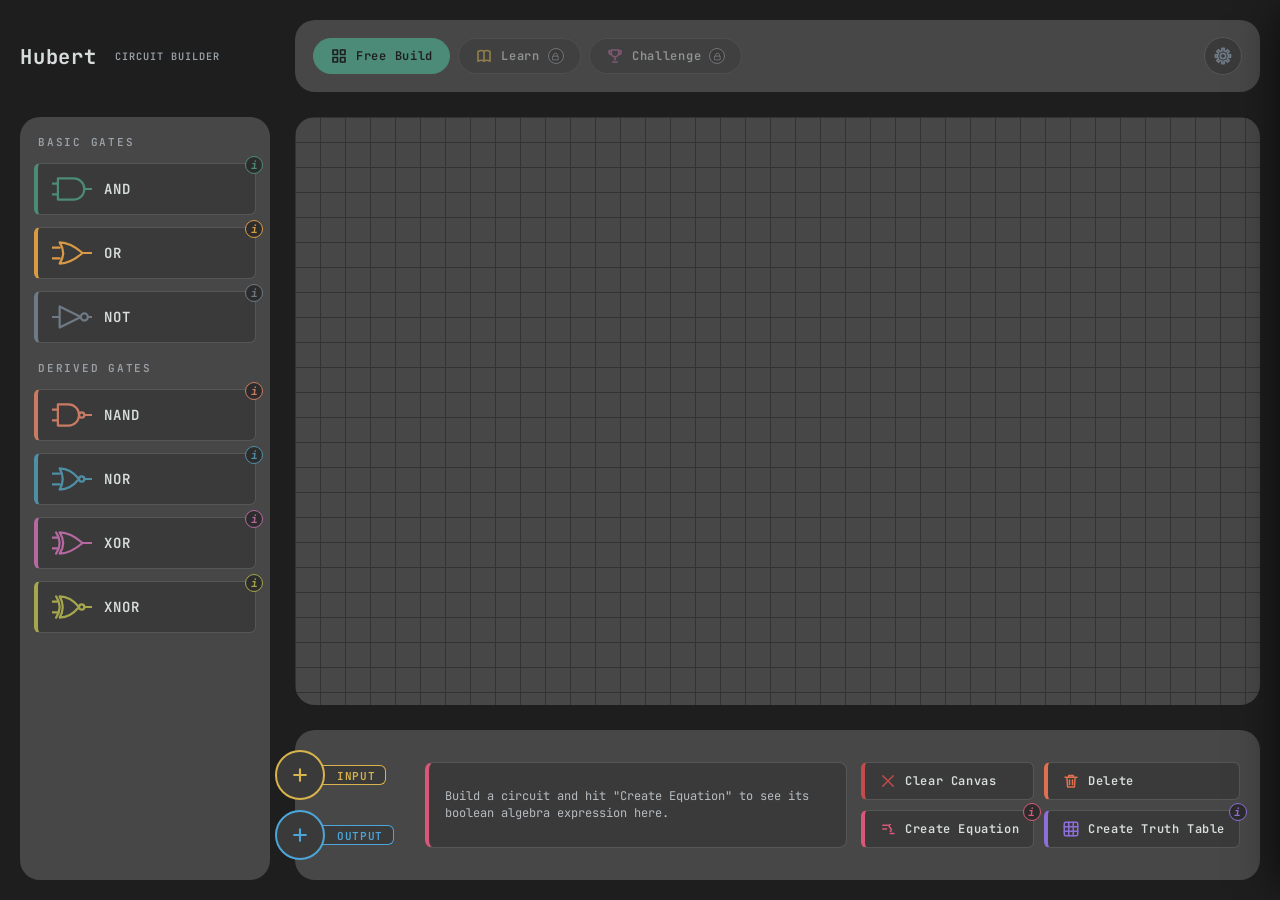
<file: index.html>
<!DOCTYPE html>
<html lang="en">
<head>
    <meta charset="UTF-8">
    <meta name="viewport" content="width=device-width, initial-scale=1.0">
    <link rel="stylesheet" href="style.css">
    <title>Hubert</title>
    <script>
        (function () {
            try {
                var theme = localStorage.getItem("hubert-theme");
                if (theme === "light") {
                    document.documentElement.setAttribute("data-theme", "light");
                }
                var gridSize = parseInt(localStorage.getItem("hubert-grid-size"), 10);
                if (gridSize && [20, 25, 30].includes(gridSize)) {
                    document.documentElement.style.setProperty("--grid-size", gridSize + "px");
                }
            } catch (e) {
                // localStorage can throw in locked-down contexts (e.g. private
                // browsing in some browsers) - just fall back to the defaults.
            }
        })();
    </script>
</head>

<body>
    <div class="panels-container">
        <section id="heading">
            <span class="brand-name">Hubert</span>
            <span class="brand-tagline">Circuit Builder</span>
        </section>

        <section class="panel" id="top-bar">
            <div class="mode-switcher" id="modeSwitcher" role="group" aria-label="App mode">
                <button class="mode-btn mode-btn--freebuild is-active" id="freeBuildModeButton" data-mode="free-build" aria-pressed="true">
                    <svg class="mode-icon" viewBox="0 0 24 24" aria-hidden="true">
                        <path d="M4,4 H10 V10 H4 Z M14,4 H20 V10 H14 Z M4,14 H10 V20 H4 Z M14,14 H20 V20 H14 Z" />
                    </svg>
                    <span class="mode-btn-label">Free Build</span>
                </button>

                <button class="mode-btn mode-btn--learn is-locked" id="learnModeButton" data-mode="learn" aria-pressed="false" aria-disabled="true" aria-label="Learn mode (coming soon)" title="Coming soon">
                    <svg class="mode-icon" viewBox="0 0 24 24" aria-hidden="true">
                        <path d="M4,6 C7,4.3 10,4.3 12,6 V19 C10,17.3 7,17.3 4,19 Z M20,6 C17,4.3 14,4.3 12,6 V19 C14,17.3 17,17.3 20,19 Z" />
                    </svg>
                    <span class="mode-btn-label">Learn</span>
                    <span class="mode-lock-badge" aria-hidden="true">
                        <svg viewBox="0 0 24 24">
                            <path d="M7,11 V8 A5,5 0 0 1 17,8 V11 M5,11 H19 V21 H5 Z" />
                        </svg>
                    </span>
                </button>

                <button class="mode-btn mode-btn--challenge is-locked" id="challengeModeButton" data-mode="challenge" aria-pressed="false" aria-disabled="true" aria-label="Challenge mode (coming soon)" title="Coming soon">
                    <svg class="mode-icon" viewBox="0 0 24 24" aria-hidden="true">
                        <path d="M7,4 H17 V8 A5,5 0 0 1 7,8 Z M7,5 H4 V7 A3,3 0 0 0 7,10 M17,5 H20 V7 A3,3 0 0 1 17,10 M12,13 V17 M9,20 H15" />
                    </svg>
                    <span class="mode-btn-label">Challenge</span>
                    <span class="mode-lock-badge" aria-hidden="true">
                        <svg viewBox="0 0 24 24">
                            <path d="M7,11 V8 A5,5 0 0 1 17,8 V11 M5,11 H19 V21 H5 Z" />
                        </svg>
                    </span>
                </button>
            </div>

            <button class="settings-btn" id="settingsButton" aria-label="Settings" aria-haspopup="dialog" aria-expanded="false" title="Settings">
                <svg class="settings-icon" viewBox="0 0 24 24" aria-hidden="true">
                    <path d="M10.89,5.7 L10.4,2.94 L13.6,2.94 L13.11,5.7 L15.67,6.76 L17.28,4.46 L19.54,6.72 L17.24,8.33 L18.3,10.89 L21.06,10.4 L21.06,13.6 L18.3,13.11 L17.24,15.67 L19.54,17.28 L17.28,19.54 L15.67,17.24 L13.11,18.3 L13.6,21.06 L10.4,21.06 L10.89,18.3 L8.33,17.24 L6.72,19.54 L4.46,17.28 L6.76,15.67 L5.7,13.11 L2.94,13.6 L2.94,10.4 L5.7,10.89 L6.76,8.33 L4.46,6.72 L6.72,4.46 L8.33,6.76 Z" />
                    <circle cx="12" cy="12" r="3.2" />
                </svg>
            </button>
        </section>

        <section class="panel" id="side-bar">
            <div class="gate-palette">
                <span class="gate-palette-label">Basic Gates</span>

                <button class="gate-btn gate-btn--and" id="addANDButton">
                    <svg class="gate-icon" viewBox="0 0 44 34" aria-hidden="true">
                        <path d="M0,11 H6 M0,23 H6 M6,5 H24 A12,12 0 0 1 24,29 H6 Z M36,17 H44" />
                    </svg>
                    <span class="gate-btn-label">AND</span>
                    <span class="gate-info-btn" data-gate-type="AND" role="button" tabindex="0" aria-label="About the AND gate">i</span>
                </button>

                <button class="gate-btn gate-btn--or" id="addORButton">
                    <svg class="gate-icon" viewBox="0 0 44 34" aria-hidden="true">
                        <path d="M0,11 H8 M0,23 H8 M8,5 Q20,5 34,17 Q20,29 8,29 Q16,17 8,5 Z M34,17 H44" />
                    </svg>
                    <span class="gate-btn-label">OR</span>
                    <span class="gate-info-btn" data-gate-type="OR" role="button" tabindex="0" aria-label="About the OR gate">i</span>
                </button>

                <button class="gate-btn gate-btn--not" id="addNOTButton">
                    <svg class="gate-icon" viewBox="0 0 44 34" aria-hidden="true">
                        <path d="M0,17 H8 M8,5 L8,29 L32,17 Z M40,17 H44" />
                        <circle cx="36" cy="17" r="4" />
                    </svg>
                    <span class="gate-btn-label">NOT</span>
                    <span class="gate-info-btn" data-gate-type="NOT" role="button" tabindex="0" aria-label="About the NOT gate">i</span>
                </button>

                <span class="gate-palette-label gate-palette-label--secondary">Derived Gates</span>

                <button class="gate-btn gate-btn--nand" id="addNANDButton">
                    <svg class="gate-icon" viewBox="0 0 44 34" aria-hidden="true">
                        <path d="M0,11 H6 M0,23 H6 M6,5 H18 A12,12 0 0 1 18,29 H6 Z M36,17 H44" />
                        <circle cx="33" cy="17" r="3" />
                    </svg>
                    <span class="gate-btn-label">NAND</span>
                    <span class="gate-info-btn" data-gate-type="NAND" role="button" tabindex="0" aria-label="About the NAND gate">i</span>
                </button>

                <button class="gate-btn gate-btn--nor" id="addNORButton">
                    <svg class="gate-icon" viewBox="0 0 44 34" aria-hidden="true">
                        <path d="M0,11 H8 M0,23 H8 M8,5 Q20,5 30,17 Q20,29 8,29 Q15,17 8,5 Z M36,17 H44" />
                        <circle cx="33" cy="17" r="3" />
                    </svg>
                    <span class="gate-btn-label">NOR</span>
                    <span class="gate-info-btn" data-gate-type="NOR" role="button" tabindex="0" aria-label="About the NOR gate">i</span>
                </button>

                <button class="gate-btn gate-btn--xor" id="addXORButton">
                    <svg class="gate-icon" viewBox="0 0 44 34" aria-hidden="true">
                        <path d="M0,11 H6 M0,23 H6 M4,5 Q12,17 4,29 M8,5 Q20,5 34,17 Q20,29 8,29 Q16,17 8,5 Z M34,17 H44" />
                    </svg>
                    <span class="gate-btn-label">XOR</span>
                    <span class="gate-info-btn" data-gate-type="XOR" role="button" tabindex="0" aria-label="About the XOR gate">i</span>
                </button>

                <button class="gate-btn gate-btn--xnor" id="addXNORButton">
                    <svg class="gate-icon" viewBox="0 0 44 34" aria-hidden="true">
                        <path d="M0,11 H6 M0,23 H6 M4,5 Q12,17 4,29 M8,5 Q20,5 30,17 Q20,29 8,29 Q15,17 8,5 Z M36,17 H44" />
                        <circle cx="33" cy="17" r="3" />
                    </svg>
                    <span class="gate-btn-label">XNOR</span>
                    <span class="gate-info-btn" data-gate-type="XNOR" role="button" tabindex="0" aria-label="About the XNOR gate">i</span>
                </button>
            </div>
        </section>

        <section class="panel" id="workspace">
            <canvas id="workspace-canvas"></canvas>
        </section>

        <section class="panel" id="bottom-bar">
            <div class="signal-control signal-control--input">
                <button class="addSignal" id="addInputButton" title="Add input signal" aria-label="Add input signal">
                    <svg class="signal-icon" viewBox="0 0 24 24" aria-hidden="true">
                        <path d="M12,5 V19 M5,12 H19" />
                    </svg>
                </button>
                <span class="signal-tab">Input</span>
            </div>
            <div class="signal-control signal-control--output">
                <button class="addSignal" id="addOutputButton" title="Add output signal" aria-label="Add output signal">
                    <svg class="signal-icon" viewBox="0 0 24 24" aria-hidden="true">
                        <path d="M12,5 V19 M5,12 H19" />
                    </svg>
                </button>
                <span class="signal-tab">Output</span>
            </div>

            <div class="bottom-bar-scroll">
                <div class="bottom-bar-main">
                    <div class="equation-panel" id="equationPanel">
                        <div class="equation-panel-header">
                            <span class="equation-panel-title">Boolean Equation</span>
                            <button class="equation-close" id="equationClose" aria-label="Close equation panel">&times;</button>
                        </div>
                        <div class="equation-body" id="equationBody">
                            <p class="equation-placeholder">Build a circuit and hit "Create Equation" to see its boolean algebra expression here.</p>
                        </div>
                    </div>

                    <div class="action-buttons">
                        <button class="action-btn action-btn--danger" id="clearCanvas" aria-label="Clear canvas">
                            <svg class="action-icon" viewBox="0 0 24 24" aria-hidden="true">
                                <path d="M5,5 L19,19 M19,5 L5,19" />
                            </svg>
                            <span class="action-btn-label">Clear Canvas</span>
                        </button>
                        <button class="action-btn action-btn--delete" id="deleteModeButton" aria-pressed="false" aria-label="Toggle delete mode: click a gate, signal, or wire to remove it">
                            <svg class="action-icon" viewBox="0 0 24 24" aria-hidden="true">
                                <path d="M4,7 H20 M9,7 V4.5 H15 V7 M6.5,7 L7.5,20 H16.5 L17.5,7 M10,10.5 V16.5 M14,10.5 V16.5" />
                            </svg>
                            <span class="action-btn-label">Delete</span>
                        </button>
                        <button class="action-btn action-btn--equation" id="createEquationButton" aria-label="Create boolean equation">
                            <svg class="action-icon" viewBox="0 0 24 24" aria-hidden="true">
                                <path d="M5,7 H12 M5,12 H10 M15,6 C13,6 13,9 15,10.5 C17,12 17,15 15,15 M15,18 H20" />
                            </svg>
                            <span class="action-btn-label">Create Equation</span>
                            <span class="gate-info-btn" data-gate-type="EQUATION" role="button" tabindex="0" aria-label="About the boolean equation feature">i</span>
                        </button>
                        <button class="action-btn action-btn--table" id="createTruthTable" aria-label="Create truth table">
                            <svg class="action-icon" viewBox="0 0 24 24" aria-hidden="true">
                                <rect x="3" y="3" width="18" height="18" rx="2" />
                                <path d="M3,9 H21 M3,15 H21 M9,3 V21 M15,3 V21" />
                            </svg>
                            <span class="action-btn-label">Create Truth Table</span>
                            <span class="gate-info-btn" data-gate-type="TRUTHTABLE" role="button" tabindex="0" aria-label="About the truth table feature">i</span>
                        </button>
                    </div>
                </div>

                <div class="truth-table-wrapper" id="truthTableWrapper"></div>
            </div>
        </section>
    </div>
</body>


    <script type="module" src="main.js"></script>
</html>
</file>
<file: style.css>
@import url('https://fonts.googleapis.com/css2?family=JetBrains+Mono:wght@500;600;700&display=swap');

:root {
    --background-colour: #1e1e1e;
    --panel-colour: #474747;
    --text-colour: #e7efede9;
    --text-muted: #9aa0a6;
    --text-secondary: #cfd3d6;
    --text-tertiary: #b7bcc1;
    --surface-1: #3a3a3a;
    --surface-2: #333333;
    --surface-3: #2c2c2c;
    --surface-raised: #262626;
    --surface-hover: #444444;
    --surface-hover-alt: #454545;
    --surface-row-alt: #404040;

    --border-colour: #565656;
    --border-muted: #4a4a4a;
    --border-faint: #666666;
    --scrollbar-thumb: #5c5c5c;

    --grid-line-colour: #333;
    --on-accent-text: #1e1e1e;
    --gate-label-colour: #f3f3f3;
    --node-notch-colour: #1e1e1e;

    --off-colour: #600000;
    --on-colour: #ff0000be;

    --and-accent: #4C8B77;
    --or-accent: #D99A46;
    --not-accent: #6E7A85;
    --nand-accent: #C97B63;
    --nor-accent: #4E8FA6;
    --xor-accent: #B569A0;
    --xnor-accent: #A6A64C;

    --input-accent: #D9B44C;
    --output-accent: #4CA6D9;
    --danger-accent: #C24B4B;
    --table-accent: #8E6FD9;
    --delete-accent: #E0704F;
    --equation-accent: #D9587A;

    --mono-font: 'JetBrains Mono', ui-monospace, SFMono-Regular, Menlo, Consolas, monospace;
    --grid-size: 25px;
}
:root[data-theme="light"] {
    --background-colour: #e9edf1;
    --panel-colour: #ffffff;
    --text-colour: #20242a;
    --text-muted: #6b7280;
    --text-secondary: #3d434a;
    --text-tertiary: #565d66;

    --surface-1: #f1f3f5;
    --surface-2: #e7e9ec;
    --surface-3: #dde0e4;
    --surface-raised: #ffffff;
    --surface-hover: #e2e5e9;
    --surface-hover-alt: #e8eaed;
    --surface-row-alt: #f4f5f7;

    --border-colour: #d6dade;
    --border-muted: #e1e4e8;
    --border-faint: #c3c8cd;
    --scrollbar-thumb: #c7cbd1;

    --grid-line-colour: #dde1e5;
}

*, *::before, *::after {
    box-sizing: border-box;
}

html, body {
    height: 100%;
    margin: 0;
}

body { 
    font-family: 'Outfit', sans-serif;
    background-color: var(--background-colour);
    color: var(--text-colour)
}

.panel {
    background-color: var(--panel-colour);
    border-radius: 20px;
    min-width: 0;  /* lets grid/flex children shrink below their content size instead of overflowing */
    min-height: 0;
}
.panels-container { 
    display: grid;
    height: 100vh;
    min-height: 480px;
    grid-template-columns: clamp(180px, 22vw, 250px) 1fr;
    grid-template-rows: clamp(52px, 8vh, 75px) minmax(220px, 4fr) minmax(150px, 1fr);
    grid-template-areas: 
        "heading top-bar"
        "side-bar workspace"
        "side-bar bottom-bar";
    gap: clamp(10px, 2vw, 25px);
    padding: clamp(10px, 2vw, 20px);
}
#heading {
    grid-area: heading;
    display: flex;
    align-items: center;
    gap: 18px;
    font-size: clamp(17px, 1.6vw, 24px);
    color: var(--text-colour);
    white-space: nowrap;
    overflow: hidden;
    text-overflow: ellipsis;
}
.brand-name {
    font-family: var(--mono-font);
    font-weight: 700;
    letter-spacing: 0.04em;
}
.brand-tagline {
    font-family: var(--mono-font);
    font-size: 0.5em;
    font-weight: 600;
    letter-spacing: 0.1em;
    text-transform: uppercase;
    color: var(--text-muted);
}
#top-bar {
    grid-area: top-bar;
    min-width: 0;
    display: flex;
    align-items: center;
    justify-content: space-between;
    gap: 14px;
    padding: 0 18px;
}

/* Mode switcher */

.mode-switcher {
    display: flex;
    align-items: center;
    gap: 8px;
    overflow-x: auto;
    min-width: 0;
}
.mode-switcher::-webkit-scrollbar {
    display: none;
}

.mode-btn {
    --accent: #888888;

    flex: 0 0 auto;
    display: flex;
    align-items: center;
    gap: 8px;
    padding: 8px 16px;
    background-color: var(--surface-1);
    border: 1px solid var(--border-colour);
    border-radius: 20px;
    color: var(--text-colour);
    font-family: var(--mono-font);
    font-weight: 600;
    font-size: 12px;
    letter-spacing: 0.06em;
    cursor: pointer;
    outline: none;
    transition: transform 0.15s ease, box-shadow 0.15s ease, background-color 0.15s ease, color 0.15s ease;
}
.mode-btn:hover {
    background-color: var(--surface-hover);
    box-shadow: 0 0 0 1px var(--accent) inset, 0 6px 16px -8px var(--accent);
}
.mode-btn:active {
    transform: scale(0.97);
}
.mode-btn:focus-visible {
    outline: 2px solid var(--accent);
    outline-offset: 2px;
}
.mode-btn.is-active {
    background-color: var(--accent);
    border-color: var(--accent);
    color: var(--on-accent-text);
}
.mode-btn.is-active .mode-icon {
    color: var(--on-accent-text);
}

.mode-btn--freebuild { --accent: var(--and-accent); }
.mode-btn--learn { --accent: var(--input-accent); }
.mode-btn--challenge { --accent: var(--xor-accent); }
.mode-btn.is-locked {
    cursor: not-allowed;
    opacity: 0.5;
}
.mode-btn.is-locked:hover {
    background-color: var(--surface-1);
    box-shadow: none;
}
.mode-btn.is-locked:active {
    transform: none;
}
.mode-lock-badge {
    display: flex;
    align-items: center;
    justify-content: center;
    width: 16px;
    height: 16px;
    flex: none;
    border-radius: 50%;
    background-color: var(--surface-3);
    border: 1.5px solid var(--text-muted);
    color: var(--text-muted);
}
.mode-lock-badge svg {
    width: 9px;
    height: 9px;
}
.mode-lock-badge path {
    fill: none;
    stroke: currentColor;
    stroke-width: 2.4;
    stroke-linecap: round;
    stroke-linejoin: round;
}

.mode-icon {
    flex: none;
    width: 18px;
    height: 18px;
    color: var(--accent);
}
.mode-icon path,
.mode-icon circle {
    fill: none;
    stroke: currentColor;
    stroke-width: 2.2;
    stroke-linecap: round;
    stroke-linejoin: round;
}

/* ---- Settings button (cog) ---- */

.settings-btn {
    --accent: var(--not-accent);

    flex: none;
    display: flex;
    align-items: center;
    justify-content: center;
    width: 38px;
    height: 38px;
    border-radius: 50%;
    background-color: var(--surface-1);
    border: 1.5px solid var(--border-colour);
    color: var(--accent);
    cursor: pointer;
    outline: none;
    transition: transform 0.2s ease, box-shadow 0.15s ease, background-color 0.15s ease, border-color 0.15s ease;
}
.settings-btn:hover {
    background-color: var(--surface-hover);
    border-color: var(--accent);
    transform: rotate(30deg);
    box-shadow: 0 0 0 1px var(--accent) inset, 0 6px 16px -8px var(--accent);
}
.settings-btn:active {
    transform: rotate(30deg) scale(0.92);
}
.settings-btn:focus-visible {
    outline: 2px solid var(--accent);
    outline-offset: 2px;
}
.settings-icon {
    width: 20px;
    height: 20px;
}
.settings-icon path,
.settings-icon circle {
    fill: none;
    stroke: currentColor;
    stroke-width: 2;
    stroke-linecap: round;
    stroke-linejoin: round;
}

/* Settings panel */


.settings-backdrop {
    position: fixed;
    inset: 0;
    background-color: rgba(0, 0, 0, 0.55);
    opacity: 0;
    pointer-events: none;
    transition: opacity 0.3s ease;
    z-index: 1500;
}
.settings-backdrop.is-open {
    opacity: 1;
    pointer-events: auto;
}

.settings-panel {
    position: fixed;
    top: 0;
    right: 0;
    height: 100%;
    width: 65%;
    min-width: 320px;
    max-width: 640px;
    background-color: var(--surface-raised);
    border-left: 1px solid var(--border-colour);
    box-shadow: -12px 0 40px -12px rgba(0, 0, 0, 0.65);
    display: flex;
    flex-direction: column;
    overflow-y: auto;
    transform: translateX(100%);
    transition: transform 0.4s cubic-bezier(0.22, 1, 0.36, 1);
    z-index: 1501;
}
.settings-panel.is-open {
    transform: translateX(0);
}
.settings-panel::-webkit-scrollbar {
    width: 8px;
}
.settings-panel::-webkit-scrollbar-track {
    background: transparent;
}
.settings-panel::-webkit-scrollbar-thumb {
    background-color: var(--scrollbar-thumb);
    border-radius: 4px;
}

.settings-panel-header {
    flex: 0 0 auto;
    display: flex;
    align-items: center;
    justify-content: space-between;
    padding: 22px 28px;
    background-color: var(--surface-3);
    border-bottom: 1px solid var(--surface-hover);
}
.settings-panel-title {
    font-family: var(--mono-font);
    font-weight: 700;
    font-size: 18px;
    letter-spacing: 0.06em;
    color: var(--text-colour);
}
.settings-panel-close {
    display: flex;
    align-items: center;
    justify-content: center;
    width: 30px;
    height: 30px;
    padding: 0;
    border-radius: 50%;
    border: 1px solid var(--border-faint);
    background: transparent;
    color: var(--text-secondary);
    font-size: 18px;
    line-height: 1;
    cursor: pointer;
    outline: none;
    transition: background-color 0.15s ease, border-color 0.15s ease, color 0.15s ease;
}
.settings-panel-close:hover {
    background-color: var(--surface-1);
    border-color: var(--danger-accent);
    color: var(--danger-accent);
}
.settings-panel-close:focus-visible {
    outline: 2px solid var(--danger-accent);
    outline-offset: 2px;
}

.settings-panel-body {
    flex: 1 1 auto;
    display: flex;
    flex-direction: column;
    gap: 30px;
    padding: 26px 28px 40px;
}

.settings-section {
    display: flex;
    flex-direction: column;
    gap: 10px;
}
.settings-section-label {
    font-family: var(--mono-font);
    font-size: 11px;
    font-weight: 600;
    letter-spacing: 0.16em;
    text-transform: uppercase;
    color: var(--text-muted);
    padding-left: 2px;
}

.settings-option-btn {
    --accent: var(--not-accent);

    display: flex;
    align-items: center;
    justify-content: space-between;
    width: 100%;
    box-sizing: border-box;
    padding: 13px 16px;
    background-color: var(--surface-2);
    border: 1px solid var(--border-muted);
    border-left: 4px solid var(--accent);
    border-radius: 6px;
    color: var(--text-colour);
    font-family: var(--mono-font);
    cursor: pointer;
    text-align: left;
    outline: none;
    transition: transform 0.15s ease, box-shadow 0.15s ease, background-color 0.15s ease;
}
.settings-option-btn:hover {
    background-color: var(--surface-1);
    transform: translateX(3px);
    box-shadow: 0 0 0 1px var(--accent) inset, 0 6px 16px -8px var(--accent);
}
.settings-option-btn:active {
    transform: translateX(3px) scale(0.98);
}
.settings-option-btn:focus-visible {
    outline: 2px solid var(--accent);
    outline-offset: 2px;
}

.settings-option-btn--theme { --accent: var(--input-accent); }
.settings-option-btn--grid { --accent: var(--output-accent); }
.settings-option-btn--speed { --accent: var(--and-accent); }
.settings-option-btn--shortcuts { --accent: var(--xor-accent); }
.settings-option-btn--about { --accent: var(--table-accent); }

.settings-option-label {
    font-weight: 600;
    font-size: 13px;
    letter-spacing: 0.04em;
}
.settings-option-value {
    font-size: 12px;
    font-weight: 600;
    letter-spacing: 0.04em;
    color: var(--text-muted);
}

/* ---- Grid Snap Size row ---- */
.settings-option-row {
    --accent: var(--output-accent);

    display: flex;
    align-items: center;
    justify-content: space-between;
    width: 100%;
    flex-wrap: wrap;
    gap: 10px;
    box-sizing: border-box;
    padding: 13px 16px;
    background-color: var(--surface-2);
    border: 1px solid var(--border-muted);
    border-left: 4px solid var(--accent);
    border-radius: 6px;
}

.grid-scale-group {
    display: flex;
    gap: 6px;
}

.grid-scale-btn {
    padding: 5px 11px;
    background-color: var(--surface-1);
    border: 1px solid var(--border-colour);
    border-radius: 5px;
    color: var(--text-secondary);
    font-family: var(--mono-font);
    font-size: 11px;
    font-weight: 600;
    letter-spacing: 0.03em;
    cursor: pointer;
    outline: none;
    transition: transform 0.15s ease, background-color 0.15s ease, color 0.15s ease, border-color 0.15s ease;
}
.grid-scale-btn:hover {
    background-color: var(--surface-hover);
}
.grid-scale-btn:active {
    transform: scale(0.94);
}
.grid-scale-btn:focus-visible {
    outline: 2px solid var(--accent);
    outline-offset: 2px;
}
.grid-scale-btn.is-active {
    background-color: var(--accent);
    border-color: var(--accent);
    color: var(--on-accent-text);
}

/* ---- Keyboard Shortcuts (expand/collapse) ---- */

.settings-option-chevron {
    width: 16px;
    height: 16px;
    flex: 0 0 auto;
    color: var(--text-muted);
    transition: transform 0.25s ease;
}
.settings-option-chevron path {
    fill: none;
    stroke: currentColor;
    stroke-width: 2;
    stroke-linecap: round;
    stroke-linejoin: round;
}
.settings-option-btn--shortcuts.is-active .settings-option-chevron {
    transform: rotate(180deg);
    color: var(--xor-accent);
}
.settings-option-btn--about.is-active .settings-option-chevron {
    transform: rotate(180deg);
    color: var(--table-accent);
}

.shortcuts-panel {
    max-height: 0;
    overflow: hidden;
    transition: max-height 0.35s cubic-bezier(0.22, 1, 0.36, 1);
}
.shortcuts-panel-inner {
    display: flex;
    flex-direction: column;
    gap: 8px;
    margin-top: 8px;
    padding: 14px 16px;
    background-color: var(--surface-3);
    border: 1px solid var(--border-muted);
    border-left: 4px solid var(--xor-accent);
    border-radius: 6px;
}
.shortcut-row {
    display: flex;
    align-items: center;
    justify-content: space-between;
    gap: 14px;
}
.shortcut-keys {
    display: flex;
    align-items: center;
    gap: 4px;
    flex: 0 0 auto;
}
.shortcut-keys kbd {
    font-family: var(--mono-font);
    font-size: 11px;
    font-weight: 600;
    letter-spacing: 0.03em;
    padding: 3px 7px;
    background-color: var(--surface-1);
    border: 1px solid var(--border-colour);
    border-bottom-width: 2px;
    border-radius: 4px;
    color: var(--text-secondary);
}
.shortcut-plus {
    color: var(--text-muted);
    font-size: 11px;
}
.shortcut-desc {
    font-size: 12px;
    color: var(--text-tertiary);
    text-align: right;
}
.shortcuts-panel-note {
    font-size: 11px;
    color: var(--text-muted);
    padding-top: 4px;
    margin-top: 2px;
    border-top: 1px solid var(--border-muted);
}


.shortcuts-panel-inner--about {
    border-left-color: var(--table-accent);
}
.about-panel-text {
    margin: 0;
    font-size: 12.5px;
    line-height: 1.55;
    color: var(--text-tertiary);
}

@media (max-width: 900px) {
    .settings-panel {
        width: 80%;
        min-width: 0;
    }
}
@media (max-width: 520px) {
    .settings-panel {
        width: 100%;
        max-width: none;
        border-left: none;
    }
    .settings-panel-header {
        padding: 16px 18px;
    }
    .settings-panel-body {
        padding: 18px 18px 32px;
        gap: 24px;
    }
}

#side-bar {
    grid-area: side-bar;
    padding: 18px 14px;
    overflow-y: auto;
    overflow-x: hidden;
}
#side-bar::-webkit-scrollbar {
    width: 8px;
}
#side-bar::-webkit-scrollbar-track {
    background: transparent;
}
#side-bar::-webkit-scrollbar-thumb {
    background-color: var(--scrollbar-thumb);
    border-radius: 4px;
}
#workspace {
    position: relative;
    grid-area: workspace;
    background-size: var(--grid-size) var(--grid-size);
    background-image: linear-gradient(to right, var(--grid-line-colour) 1px, transparent 1px), 
                      linear-gradient(to bottom, var(--grid-line-colour) 1px, transparent 1px);
    /* Circuits with lots of inputs/outputs (or gates dragged far down)
       used to just run off the bottom edge with no way to reach them.
       Scrolling only kicks in once content actually overflows - an
       empty or small circuit looks exactly as it did before. */
    overflow-y: auto;
    overflow-x: hidden;
    scrollbar-width: thin;
    scrollbar-color: var(--scrollbar-thumb) transparent;
}
#workspace::-webkit-scrollbar {
    width: 8px;
}
#workspace::-webkit-scrollbar-track {
    background: transparent;
}
#workspace::-webkit-scrollbar-thumb {
    background-color: var(--scrollbar-thumb);
    border-radius: 4px;
}
#bottom-bar {
    position: relative;
    grid-area: bottom-bar;
}

/* ---- Gate palette (component buttons) ---- */

.gate-palette {
    display: flex;
    flex-direction: column;
    gap: 12px;
}

.gate-palette-label {
    font-family: var(--mono-font);
    font-size: 11px;
    font-weight: 600;
    letter-spacing: 0.16em;
    text-transform: uppercase;
    color: var(--text-muted);
    padding-left: 4px;
    margin-bottom: 2px;
}
.gate-palette-label--secondary {
    margin-top: 6px;
}

.gate-btn {
    --gate-accent: #888888;

    position: relative; /* anchors the info button */
    display: flex;
    align-items: center;
    gap: 12px;
    width: 100%;
    box-sizing: border-box;
    padding: 10px 14px;
    background-color: var(--surface-1);
    border: 1px solid var(--border-colour);
    border-left: 4px solid var(--gate-accent);
    border-radius: 6px;
    color: var(--text-colour);
    cursor: pointer;
    text-align: left;
    outline: none;
    transition: transform 0.15s ease, box-shadow 0.15s ease, background-color 0.15s ease;
}

.gate-btn:hover {
    background-color: var(--surface-hover);
    box-shadow: 0 0 0 1px var(--gate-accent) inset, 0 6px 16px -8px var(--gate-accent);
}

.gate-btn:active {
    transform: translateX(3px) scale(0.97);
}

.gate-btn:focus-visible {
    outline: 2px solid var(--gate-accent);
    outline-offset: 2px;
}

.gate-btn--and { --gate-accent: var(--and-accent); }
.gate-btn--or { --gate-accent: var(--or-accent); }
.gate-btn--not { --gate-accent: var(--not-accent); }
.gate-btn--nand { --gate-accent: var(--nand-accent); }
.gate-btn--nor { --gate-accent: var(--nor-accent); }
.gate-btn--xor { --gate-accent: var(--xor-accent); }
.gate-btn--xnor { --gate-accent: var(--xnor-accent); }

.gate-icon {
    flex: 0 0 auto;
    width: 40px;
    height: 30px;
    color: var(--gate-accent);
}

.gate-icon path,
.gate-icon circle {
    fill: none;
    stroke: currentColor;
    stroke-width: 2.5;
    stroke-linecap: round;
    stroke-linejoin: round;
}

.gate-btn-label {
    flex: 1 1 auto;
    font-family: var(--mono-font);
    font-weight: 600;
    font-size: 14px;
    letter-spacing: 0.08em;
}

/* ---- Info button on each gate button ---- */
/* The popover itself is appended to <body> as a fixed-position overlay
   (see gate-info.js) so it always renders above every panel and never
   gets clipped or fights for stacking order with the workspace. */

.gate-info-btn {
    position: absolute;
    top: -8px;
    right: -8px;
    width: 18px;
    height: 18px;
    flex: none;
    border-radius: 50%;
    background-color: var(--surface-3);
    border: 1.5px solid var(--gate-accent);
    color: var(--gate-accent);
    font-family: var(--mono-font);
    font-size: 11px;
    font-weight: 700;
    font-style: italic;
    display: flex;
    align-items: center;
    justify-content: center;
    cursor: pointer;
    z-index: 5;
    transition: transform 0.15s ease, background-color 0.15s ease;
}
.gate-info-btn:hover {
    background-color: var(--surface-1);
    transform: scale(1.14);
}
.gate-info-btn:focus-visible {
    outline: 2px solid var(--gate-accent);
    outline-offset: 2px;
}

.gate-info-popover {
    --gate-accent: #888888;

    position: fixed;
    width: 220px;
    background-color: var(--surface-2);
    border: 1px solid var(--gate-accent);
    border-radius: 8px;
    padding: 12px 14px;
    box-shadow: 0 10px 30px -8px rgba(0, 0, 0, 0.6);
    z-index: 9999;
    text-align: left;
    cursor: default;
}
.gate-info-popover::before {
    content: "";
    position: absolute;
    top: 14px;
    left: -6px;
    width: 10px;
    height: 10px;
    background-color: var(--surface-2);
    border-left: 1px solid var(--gate-accent);
    border-bottom: 1px solid var(--gate-accent);
    transform: rotate(45deg);
}
.gate-info-popover--flipped::before {
    left: auto;
    right: -6px;
    border-left: none;
    border-bottom: none;
    border-right: 1px solid var(--gate-accent);
    border-top: 1px solid var(--gate-accent);
}

.gate-info-popover--and { --gate-accent: var(--and-accent); }
.gate-info-popover--or { --gate-accent: var(--or-accent); }
.gate-info-popover--not { --gate-accent: var(--not-accent); }
.gate-info-popover--nand { --gate-accent: var(--nand-accent); }
.gate-info-popover--nor { --gate-accent: var(--nor-accent); }
.gate-info-popover--xor { --gate-accent: var(--xor-accent); }
.gate-info-popover--xnor { --gate-accent: var(--xnor-accent); }
.gate-info-popover--equation { --gate-accent: var(--equation-accent); }
.gate-info-popover--truthtable { --gate-accent: var(--table-accent); }

.gate-info-popover-title {
    font-family: var(--mono-font);
    font-size: 12px;
    font-weight: 700;
    letter-spacing: 0.08em;
    text-transform: uppercase;
    color: var(--gate-accent);
    margin-bottom: 6px;
}
.gate-info-popover-desc {
    margin: 0 0 10px 0;
    font-size: 12.5px;
    line-height: 1.4;
    color: var(--text-secondary);
}

.gate-info-table {
    width: 100%;
    border-collapse: collapse;
    font-family: var(--mono-font);
    font-size: 11px;
}
.gate-info-table th,
.gate-info-table td {
    padding: 4px 6px;
    text-align: center;
    border-bottom: 1px solid var(--border-muted);
    color: var(--text-secondary);
}
.gate-info-table th {
    color: var(--text-muted);
    font-weight: 600;
    border-bottom: 2px solid var(--border-colour);
}
.gate-info-table td.is-on {
    color: var(--on-colour);
    font-weight: 700;
}

/* ---- +Input / +Output signal controls ---- */
/* The circle's own position/size are unchanged from before - only its
   colour/border and the added node-style label tab are new, so the
   circles stay exactly where they were. */

.addSignal {
    position: absolute;
    left: -20px;
    border-radius: 50%;
    width: 50px;
    height: 50px;

    display: flex;
    align-items: center;
    justify-content: center;
    background-color: var(--surface-1);
    border: 2px solid var(--signal-accent, #888888);
    color: var(--signal-accent, #888888);
    cursor: pointer;
    outline: none;
    z-index: 3;
    transition: transform 0.15s ease, box-shadow 0.15s ease, background-color 0.15s ease;
}
.addSignal:hover {
    background-color: var(--surface-hover-alt);
   /* transform: scale(1.08); */
    box-shadow: 0 0 0 1px var(--signal-accent, #888888) inset, 0 6px 16px -6px var(--signal-accent, #888888);
}
.addSignal:active {
    transform: scale(0.95);
}
.addSignal:focus-visible {
    outline: 2px solid var(--signal-accent, #ffffff);
    outline-offset: 3px;
}

#addInputButton {
    position: absolute;
    top: 20px;
}
#addOutputButton {
    position: absolute;
    bottom: 20px;
}

.signal-control--input {
    --signal-accent: var(--input-accent);
}
.signal-control--output {
    --signal-accent: var(--output-accent);
}

.signal-icon {
    width: 20px;
    height: 20px;
    color: var(--signal-accent, #888888);
}
.signal-icon path {
    fill: none;
    stroke: currentColor;
    stroke-width: 2.5;
    stroke-linecap: round;
}

/* The node/label tab, styled like the actual signal nodes elsewhere in
   the app - a small rectangle "growing" out of the circle, carrying
   the Input/Output label so the two buttons are never ambiguous. */
.signal-tab {
    position: absolute;
    left: 28px;
    height: 20px;
    line-height: 20px;
    padding: 0 10px 0 14px;
    border-radius: 0 6px 6px 0;
    font-family: var(--mono-font);
    font-size: 11px;
    font-weight: 600;
    letter-spacing: 0.06em;
    text-transform: uppercase;
    color: var(--signal-accent);
    background-color: var(--surface-1);
    border: 1px solid var(--signal-accent);
    border-left: none;
    white-space: nowrap;
    pointer-events: none;
    z-index: 2;
}
.signal-control--input .signal-tab {
    top: 35px;
}
.signal-control--output .signal-tab {
    bottom: 35px;
}

/* ---- Bottom-bar: one scrolling column (actions row + truth table) --- */

.bottom-bar-scroll {
    position: absolute;
    inset: 0;
    z-index: 1;
    overflow-y: auto;
    box-sizing: border-box;
    border-radius: 20px;
    padding: 14px 20px 14px 130px;
    display: flex;
    flex-direction: column;
    /* `justify-content: center` alone centers overflowing flex content
       around its own midpoint, which pushes part of it above
       scrollTop: 0 - and since scrollTop can never go negative, that
       portion (the action buttons, when the truth table pushes the
       column taller than the panel) becomes permanently unreachable.
       The `flex-start` fallback covers browsers without `safe`
       support; `safe center` centers only while everything still fits,
       and falls back to start-alignment (fully scrollable from the
       top) the moment content overflows. */
    justify-content: flex-start;
    justify-content: safe center;
    gap: 12px;
}
.bottom-bar-scroll::-webkit-scrollbar {
    width: 8px;
}
.bottom-bar-scroll::-webkit-scrollbar-track {
    background: transparent;
}
.bottom-bar-scroll::-webkit-scrollbar-thumb {
    background-color: var(--scrollbar-thumb);
    border-radius: 4px;
}

.bottom-bar-main {
    flex: 0 0 auto;
    display: flex;
    align-items: stretch;
    justify-content: center;
    gap: 14px;
}

.action-buttons {
    flex: 0 0 auto;
    display: grid;
    grid-template-columns: repeat(2, auto);
    grid-auto-rows: min-content;
    align-content: center;
    gap: 10px;
}

.action-btn {
    --accent: #888888;

    position: relative;
    display: flex;
    align-items: center;
    gap: 8px;
    padding: 9px 14px;
    background-color: var(--surface-1);
    border: 1px solid var(--border-colour);
    border-left: 4px solid var(--accent);
    border-radius: 6px;
    color: var(--text-colour);
    font-family: var(--mono-font);
    font-weight: 600;
    font-size: 12px;
    letter-spacing: 0.05em;
    cursor: pointer;
    outline: none;
    transition: transform 0.15s ease, box-shadow 0.15s ease, background-color 0.15s ease;
}
.action-btn:hover {
    background-color: var(--surface-hover);
    box-shadow: 0 0 0 1px var(--accent) inset, 0 6px 16px -8px var(--accent);
}
.action-btn:active {
    transform: translateY(-2px) scale(0.97);
}
.action-btn:focus-visible {
    outline: 2px solid var(--accent);
    outline-offset: 2px;
}

.action-btn--danger { --accent: var(--danger-accent); }
.action-btn--table { --accent: var(--table-accent); --gate-accent: var(--table-accent); }
.action-btn--equation { --accent: var(--equation-accent); --gate-accent: var(--equation-accent); }
.action-btn--delete { --accent: var(--delete-accent); }

/* Pressed/"on" state for toggleable action buttons (currently just
   delete mode) - filled with the accent colour so it reads clearly as
   active rather than merely hovered. */
.action-btn.is-active {
    background-color: var(--accent);
    border-color: var(--accent);
    color: var(--on-accent-text);
}
.action-btn.is-active:hover {
    background-color: var(--accent);
    transform: translateY(-2px);
}
.action-btn.is-active .action-icon {
    color: var(--on-accent-text);
}

.action-icon {
    width: 18px;
    height: 18px;
    color: var(--accent);
}
.action-icon path,
.action-icon rect {
    fill: none;
    stroke: currentColor;
    stroke-width: 2;
    stroke-linecap: round;
    stroke-linejoin: round;
}

/* ---- Boolean equation panel ---- */

.equation-panel {
    flex: 0 1 480px;
    min-width: 260px;
    max-width: 480px;
    display: flex;
    flex-direction: column;
    justify-content: center;
    gap: 8px;
    background-color: var(--surface-1);
    border: 1px solid var(--border-colour);
    border-left: 4px solid var(--equation-accent);
    border-radius: 8px;
    padding: 10px 16px;
}

.equation-panel-header {
    display: none;
    align-items: center;
    justify-content: space-between;
}
.equation-panel.is-active .equation-panel-header {
    display: flex;
}

.equation-panel-title {
    font-family: var(--mono-font);
    font-size: 11px;
    font-weight: 700;
    letter-spacing: 0.14em;
    text-transform: uppercase;
    color: var(--equation-accent);
}

.equation-close {
    display: flex;
    align-items: center;
    justify-content: center;
    width: 20px;
    height: 20px;
    padding: 0;
    border-radius: 50%;
    border: 1px solid var(--border-faint);
    background: transparent;
    color: var(--text-secondary);
    font-size: 13px;
    line-height: 1;
    cursor: pointer;
    outline: none;
    transition: background-color 0.15s ease, border-color 0.15s ease, color 0.15s ease;
}
.equation-close:hover {
    background-color: var(--surface-hover-alt);
    border-color: var(--equation-accent);
    color: var(--equation-accent);
}
.equation-close:focus-visible {
    outline: 2px solid var(--equation-accent);
    outline-offset: 2px;
}

.equation-body {
    display: flex;
    flex-direction: column;
    gap: 6px;
    overflow-x: auto;
}

.equation-placeholder {
    margin: 0;
    font-family: var(--mono-font);
    font-size: 12px;
    color: var(--text-tertiary);
    line-height: 1.4;
}

.equation-row {
    display: flex;
    align-items: baseline;
    gap: 10px;
    font-family: var(--mono-font);
    white-space: nowrap;
}

.equation-label {
    flex: 0 0 auto;
    font-size: 14px;
    font-weight: 700;
    letter-spacing: 0.03em;
    color: var(--output-accent);
}

.equation-op {
    flex: 0 0 auto;
    font-size: 14px;
    color: var(--text-muted);
}

.equation-expr {
    font-size: 15px;
    font-weight: 600;
    letter-spacing: 0.02em;
    color: var(--text-colour);
}

.truth-table-wrapper {
    display: none;
    flex: 0 0 auto;
    flex-direction: column;
    background-color: var(--surface-1);
    border: 1px solid var(--border-colour);
    border-radius: 8px;
    overflow: hidden;
}
.truth-table-wrapper.is-visible {
    display: flex;
}

.truth-table-toolbar {
    flex: 0 0 auto;
    display: flex;
    align-items: center;
    justify-content: space-between;
    padding: 8px 14px;
    background-color: var(--surface-2);
    border-bottom: 1px solid var(--border-colour);
}
.truth-table-title {
    font-family: var(--mono-font);
    font-size: 12px;
    font-weight: 700;
    letter-spacing: 0.1em;
    text-transform: uppercase;
    color: var(--table-accent);
}
.truth-table-close {
    display: flex;
    align-items: center;
    justify-content: center;
    width: 22px;
    height: 22px;
    padding: 0;
    border-radius: 50%;
    border: 1px solid var(--border-faint);
    background: transparent;
    color: var(--text-secondary);
    font-size: 14px;
    line-height: 1;
    cursor: pointer;
    outline: none;
    transition: background-color 0.15s ease, border-color 0.15s ease, color 0.15s ease;
}
.truth-table-close:hover {
    background-color: var(--surface-hover-alt);
    border-color: var(--danger-accent);
    color: var(--danger-accent);
}
.truth-table-close:focus-visible {
    outline: 2px solid var(--danger-accent);
    outline-offset: 2px;
}

.truth-table-empty {
    margin: 0;
    padding: 14px;
    font-family: var(--mono-font);
    font-size: 12px;
    color: var(--text-tertiary);
}

.truth-table-scroll {
    overflow-x: auto;
    max-width: 100%;
}
.truth-table-scroll::-webkit-scrollbar {
    height: 8px;
}
.truth-table-scroll::-webkit-scrollbar-track {
    background: transparent;
}
.truth-table-scroll .truth-table {
    width: auto;
    min-width: 100%;
}

.truth-table {
    width: 100%;
    border-collapse: collapse;
    font-family: var(--mono-font);
    font-size: 12px;
}
.truth-table thead th {
    background-color: var(--surface-2);
    color: var(--text-colour);
    padding: 8px 12px;
    text-align: center;
    font-weight: 600;
    letter-spacing: 0.05em;
    border-bottom: 2px solid var(--border-colour);
}
.truth-table thead th.truth-table-output-col {
    color: var(--table-accent);
}
.truth-table tbody td {
    padding: 6px 12px;
    text-align: center;
    border-bottom: 1px solid var(--border-muted);
    color: var(--text-secondary);
}
.truth-table tbody tr:nth-child(even) {
    background-color: var(--surface-row-alt);
}
.truth-table td.is-on {
    color: var(--on-colour);
    font-weight: 700;
}

.input-signals {
    position: relative;
    top: 0;
    height: var(--grid-size);
    width: var(--grid-size);
    border-radius: 50%;
    color: var(--gate-label-colour);

    text-align: center;
    line-height: var(--grid-size);
    user-select: none;
}
.signal-label {
    pointer-events: none;
}

.input-signal-node,
.output-signal-node {
    position: absolute;
    height: calc(var(--grid-size) * 0.4);
    width: calc(var(--grid-size) * 0.4);
    top: calc(var(--grid-size) * 0.3);
    border-radius: 3px;
}
.input-signal-node {
    right: calc(var(--grid-size) * -0.2);
}
.output-signals{
    position: absolute;
    top: 0;
    height: var(--grid-size);
    width: var(--grid-size);
    border-radius: 50%;
    background-color: var(--on-colour);
    color: var(--gate-label-colour);
    text-align: center;
    line-height: var(--grid-size);
    user-select: none;
}
.output-signal-node {
    left: calc(var(--grid-size) * -0.2);
}

.and-Gate,
.or-Gate,
.nand-Gate,
.nor-Gate,
.xor-Gate,
.xnor-Gate {
    position: absolute;
    height: calc(var(--grid-size) * 2);
    width: calc(var(--grid-size) * 3);
    border-radius: 5px;
    color: var(--gate-label-colour);
    user-select: none;
    text-align: center;
    line-height: calc(var(--grid-size) * 2);
    z-index: 2;
}
.not-Gate {
    position: absolute;
    height: calc(var(--grid-size) * 2);
    width: calc(var(--grid-size) * 2);
    background-color: #3A3F44;
    border-radius: 5px;
    color: var(--gate-label-colour);
    user-select: none;
    text-align: center;
    line-height: calc(var(--grid-size) * 2);
    z-index: 2;
}
.and-Gate { background-color: #3D6B5E; z-index: 1; }
.or-Gate { background-color: #B87C2E; }
.nand-Gate { background-color: #8F4F3B; }
.nor-Gate { background-color: #33606E; }
.xor-Gate { background-color: #7C4570; }
.xnor-Gate { background-color: #6E6E30; }

.inputNodeTop,
.inputNodeBottom,
.inputNodeSingle,
.outputNode {
    position: absolute;
    height: calc(var(--grid-size) * 0.4);
    width: calc(var(--grid-size) * 0.4);
    background-color: var(--node-notch-colour);
    border-radius: 5px;
}
.inputNodeTop {
    top: calc(var(--grid-size) * -0.2);
    left: calc(var(--grid-size) * -0.2);
}
.inputNodeBottom {
    bottom: calc(var(--grid-size) * -0.2);
    left: calc(var(--grid-size) * -0.2);
}
.inputNodeSingle {
    top: calc(var(--grid-size) - (var(--grid-size) * 0.2));
    left: calc(var(--grid-size) * -0.2);
}
.outputNode {
    top: calc(var(--grid-size) - (var(--grid-size) * 0.2));
    right: calc(var(--grid-size) * -0.2);
}
/* ---- Delete mode ---- */

#workspace.delete-mode {
    cursor: crosshair;
}

#workspace.delete-mode .and-Gate:hover,
#workspace.delete-mode .or-Gate:hover,
#workspace.delete-mode .not-Gate:hover,
#workspace.delete-mode .nand-Gate:hover,
#workspace.delete-mode .nor-Gate:hover,
#workspace.delete-mode .xor-Gate:hover,
#workspace.delete-mode .xnor-Gate:hover,
#workspace.delete-mode .input-signals:hover,
#workspace.delete-mode .output-signals:hover {
    outline: 2px solid var(--delete-accent);
    outline-offset: 3px;
    filter: brightness(0.8);
    cursor: pointer;
}

/* ---- Tablets / narrow windows: stack side-bar above workspace into
   one column and turn the gate palette into a horizontal strip ---- */
@media (max-width: 900px) {
    .panels-container {
        grid-template-columns: 1fr;
        grid-template-rows:
            clamp(44px, 7vh, 60px)
            auto
            clamp(64px, 12vh, 92px)
            minmax(200px, 1fr)
            minmax(160px, 32vh);
        grid-template-areas:
            "heading"
            "top-bar"
            "side-bar"
            "workspace"
            "bottom-bar";
    }

    #top-bar {
        padding: 0 10px;
    }

    .brand-tagline {
        display: none; /* the name alone is enough once space is tight */
    }

    #side-bar {
        overflow-x: auto;
        overflow-y: hidden;
        padding: 10px 14px;
    }
    #side-bar::-webkit-scrollbar {
        height: 8px;
        width: 8px;
    }

    .gate-palette {
        flex-direction: row;
        align-items: stretch;
        gap: 10px;
        height: 100%;
    }
    .gate-palette-label {
        display: none; /* section dividers only make sense in a vertical list */
    }

    .gate-btn {
        width: auto;
        flex: 0 0 auto;
        min-width: 148px;
    }

    /* The +Input/+Output circles were still using their desktop 50px
       size with 20px top/bottom offsets (20 + 50 + 20 = 90px needed),
       but this breakpoint's bottom-bar row can shrink down to 64px -
       so the circles were clipping/overlapping depending on viewport
       height. Shrinking the circle and tightening the offset together
       (9 + 42 + 9 = 60px) keeps them fully inside the smallest row
       height this breakpoint allows. */
    .addSignal {
        left: 8px;
        width: 42px;
        height: 42px;
    }
    #addInputButton {
        top: 9px;
    }
    #addOutputButton {
        bottom: 9px;
    }
    .signal-control--input .signal-tab {
        top: 30px;
    }
    .signal-control--output .signal-tab {
        bottom: 30px;
    }

    .bottom-bar-scroll {
        padding-left: 96px;
    }

    .bottom-bar-main {
        flex-direction: column;
    }


    .equation-panel {
        flex: 0 1 auto;
        width: 100%;
        min-width: 0;
        max-width: 480px;
    }

    .action-buttons {
        grid-template-columns: repeat(2, minmax(0, 1fr));
    }
}

/* ---- Phones / very narrow windows: tighten everything further ---- */
@media (max-width: 520px) {
    .panels-container {
        gap: 8px;
        padding: 8px;
        grid-template-rows:
            40px
            auto
            clamp(60px, 14vh, 84px)
            minmax(180px, 1fr)
            minmax(180px, 38vh);
    }

    #heading {
        font-size: 15px;
    }

    .mode-btn-label {
        display: none; /* icon-only once space is tight, same pattern as .action-btn-label */
    }
    .mode-btn {
        padding: 8px 10px;
    }
    .settings-btn {
        width: 34px;
        height: 34px;
    }

    .gate-btn {
        min-width: 118px;
        padding: 8px 10px;
        gap: 8px;
    }
    .gate-icon {
        width: 30px;
        height: 22px;
    }
    .gate-btn-label {
        font-size: 12px;
    }

    .action-btn {
        padding: 8px 10px;
        font-size: 11px;
    }
    .action-btn-label {
        display: none; /* icon-only on very small screens; each button already carries an aria-label so its name is still announced */
    }

    .addSignal {
        width: 40px;
        height: 40px;
        left: 6px;
    }
    .signal-tab {
        font-size: 10px;
        padding: 0 8px 0 10px;
    }
    /* Tab offsets are tuned against the desktop 50px circle; re-centre
       them against this breakpoint's smaller 40px circle so the label
       pill lines up with its circle instead of sitting off-centre. */
    .signal-control--input .signal-tab {
        top: 30px;
    }
    .signal-control--output .signal-tab {
        bottom: 30px;
    }
    .bottom-bar-scroll {
        padding: 10px 12px 10px 78px;
    }

    .action-buttons {
        grid-template-columns: repeat(2, minmax(0, 1fr));
    }
    .equation-panel {
        padding: 8px 12px;
    }
    .equation-label,
    .equation-op {
        font-size: 12px;
    }
    .equation-expr {
        font-size: 13px;
    }
}

/* ---- Short viewports (e.g. a laptop window shrunk vertically, or a
   landscape tablet/phone): claw back vertical space regardless of
   width, and lean on each panel's own scroll region for the rest ---- */
@media (max-height: 640px) {
    .panels-container {
        grid-template-rows: 44px minmax(160px, 1fr) minmax(130px, 34vh);
        gap: clamp(8px, 1.5vh, 16px);
        padding: clamp(8px, 1.5vh, 14px);
    }
}
@media (max-height: 640px) and (max-width: 900px) {
    .panels-container {
        grid-template-rows: 36px auto clamp(52px, 10vh, 72px) minmax(150px, 1fr) minmax(120px, 30vh);
    }
}
</file>
